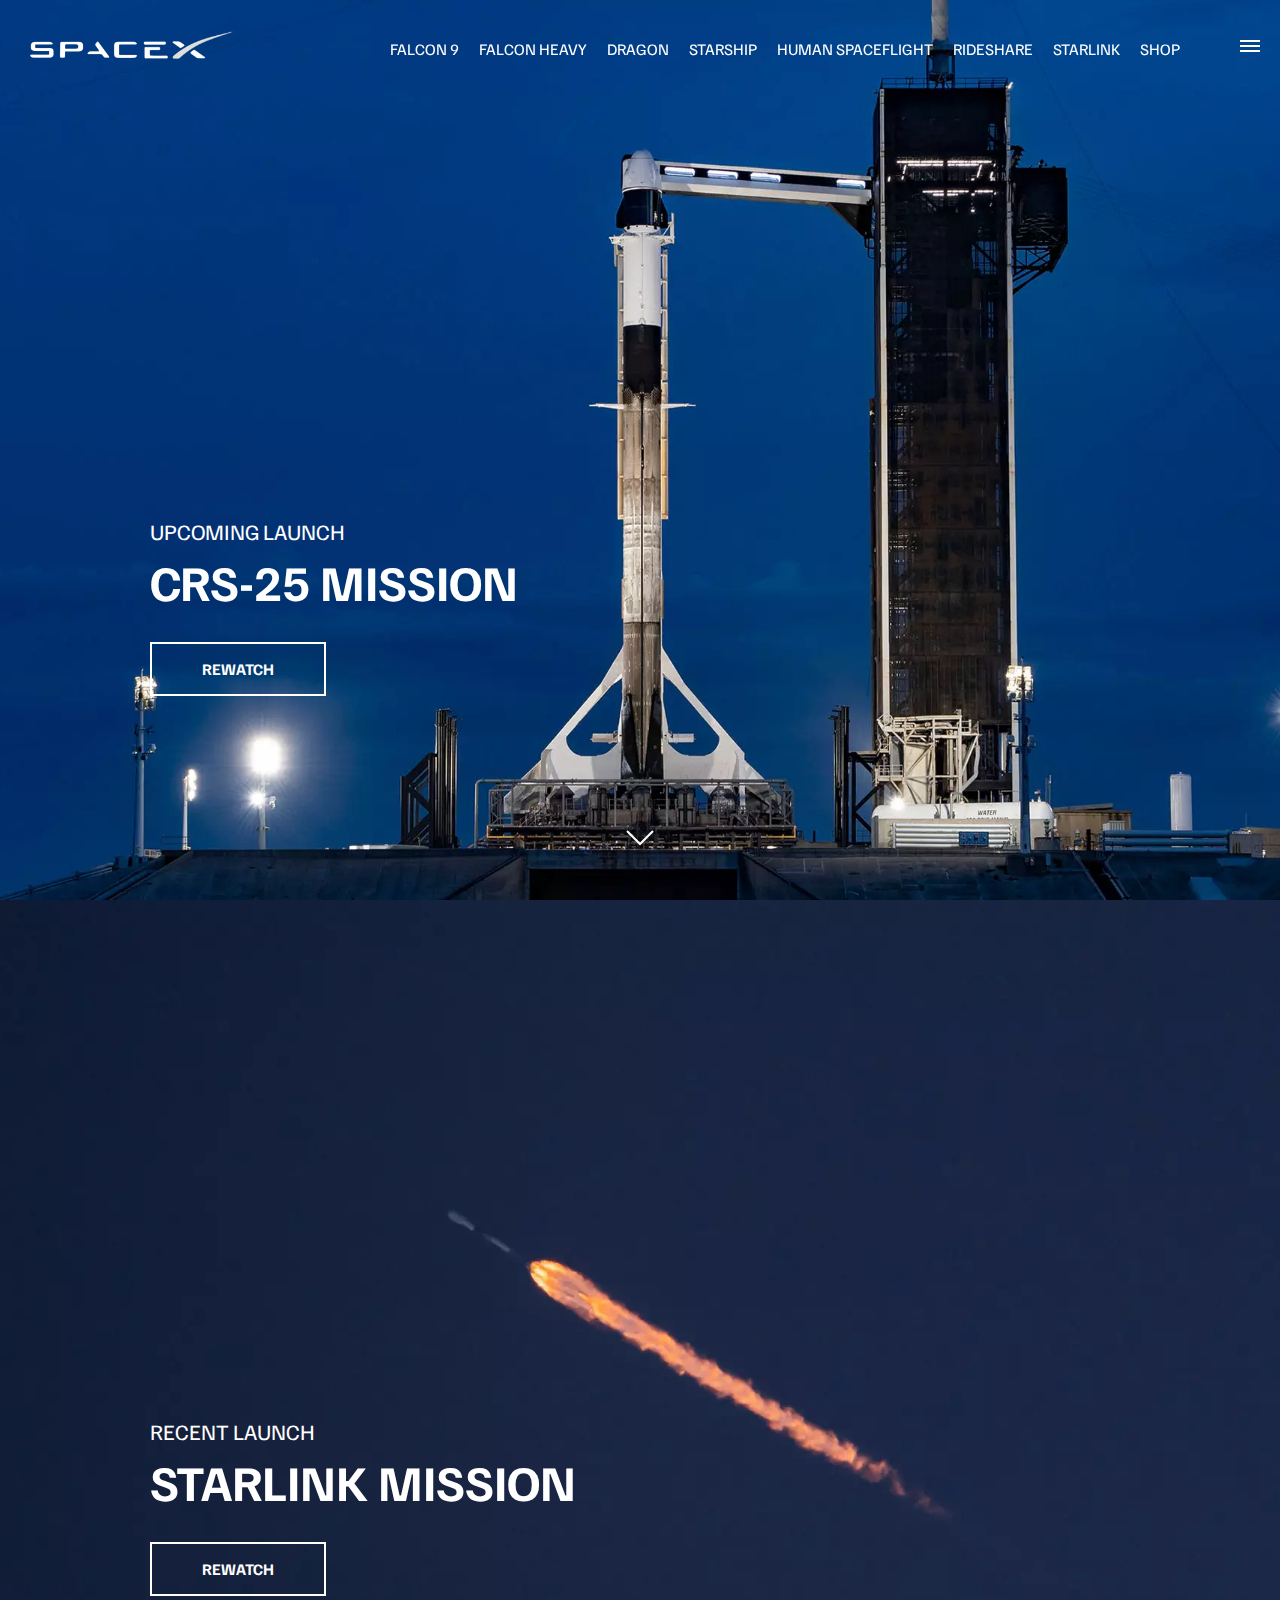
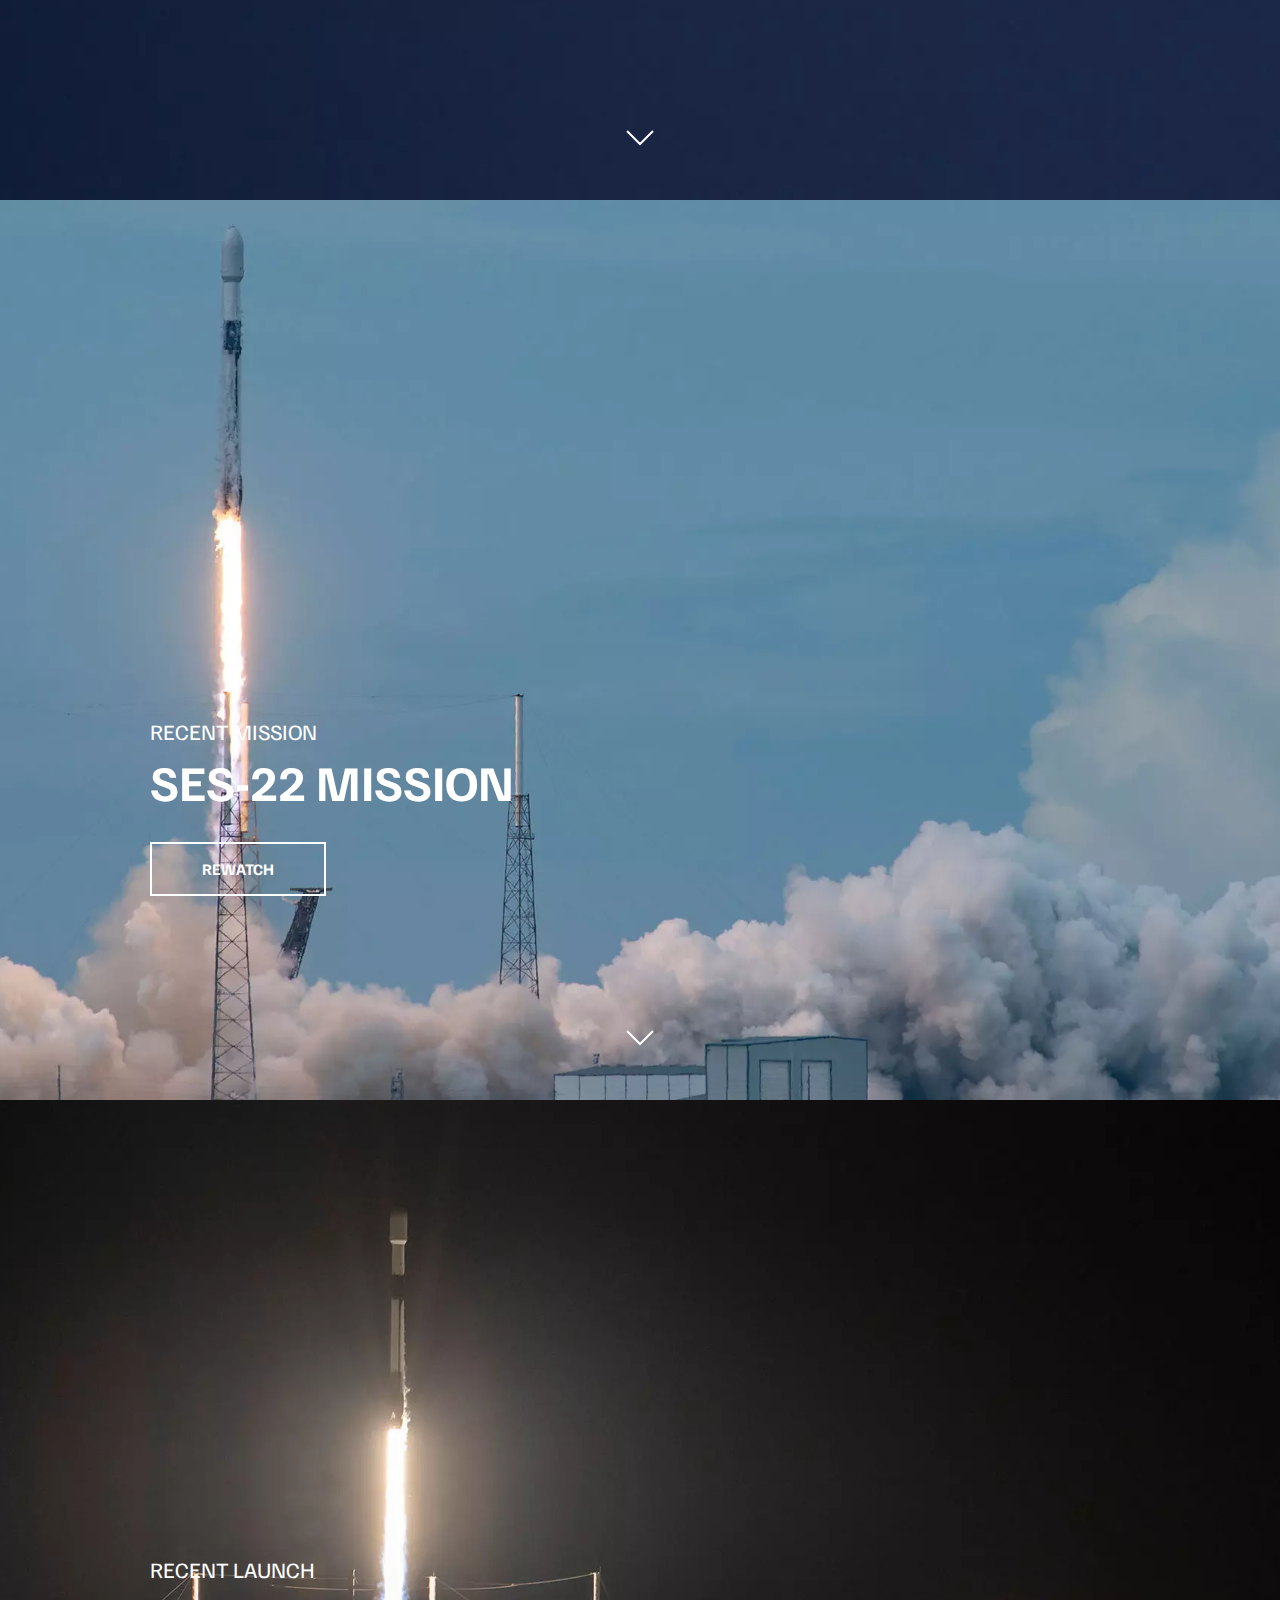
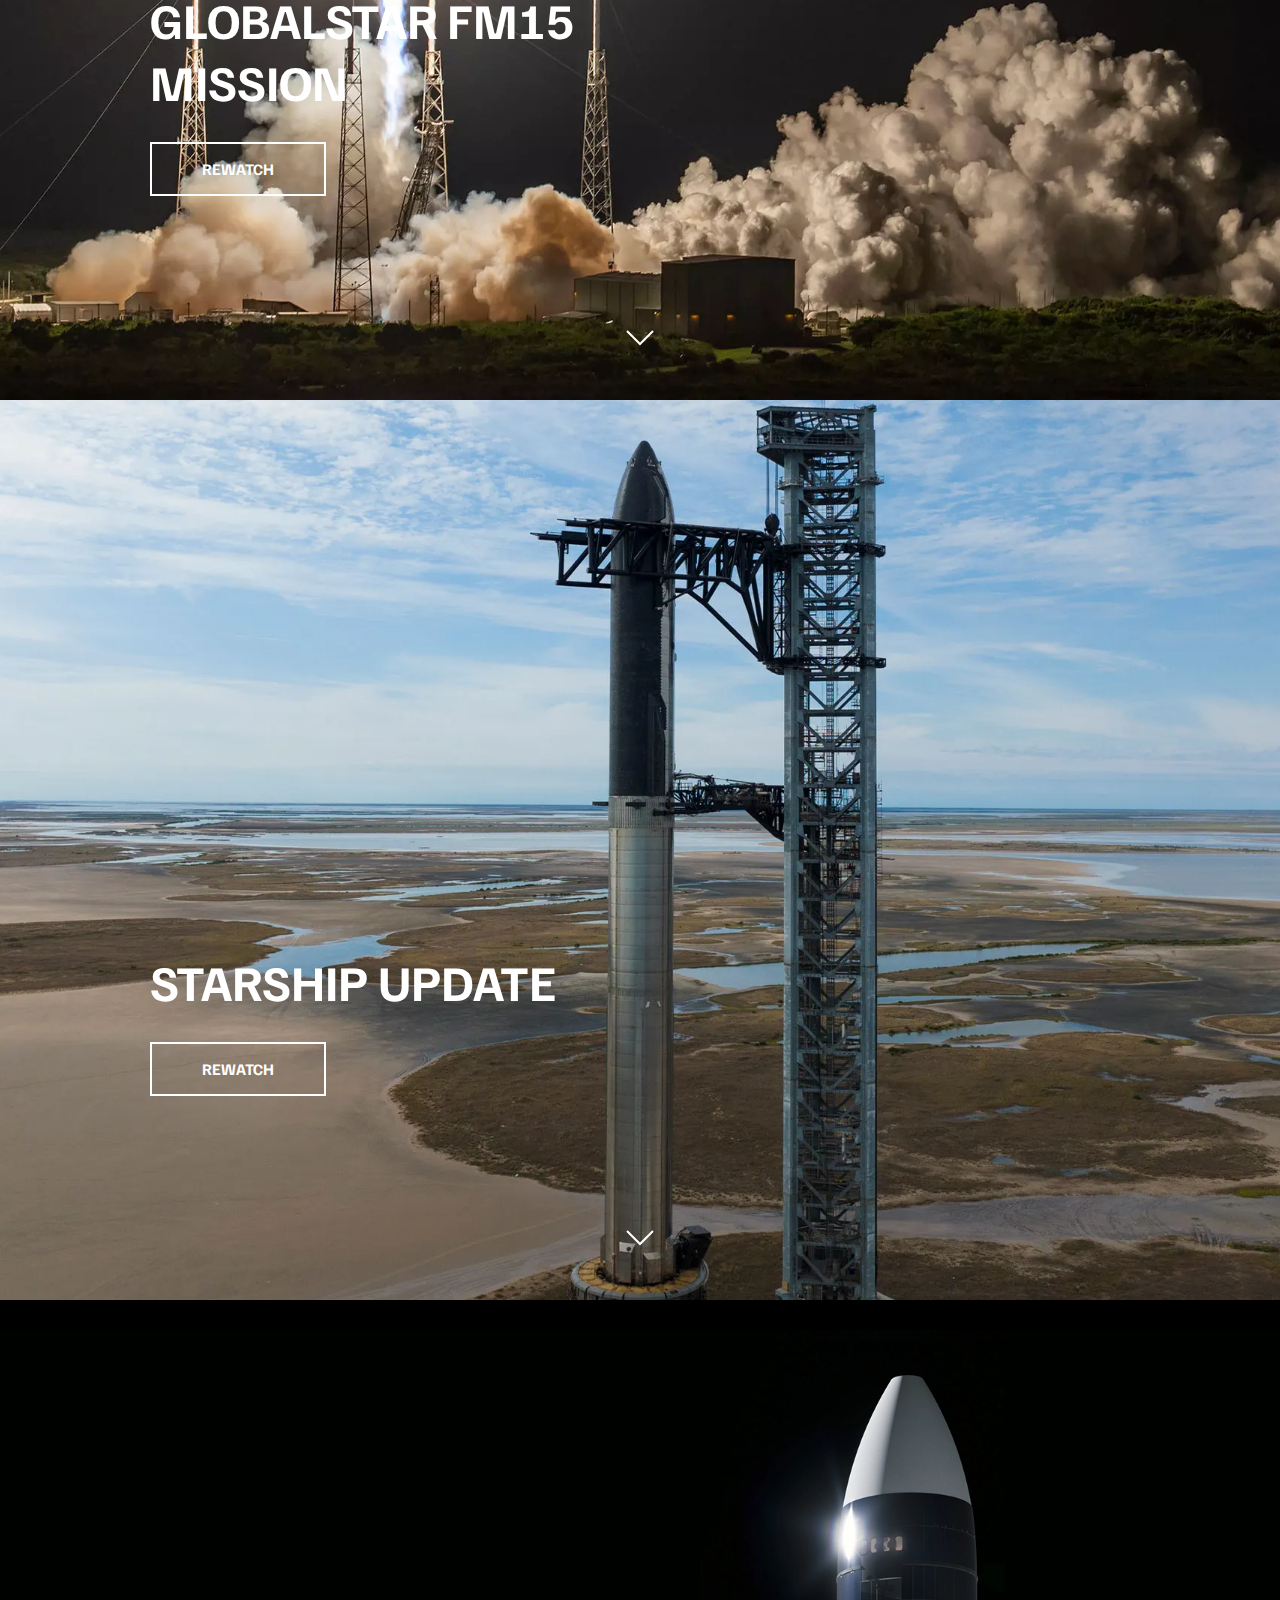
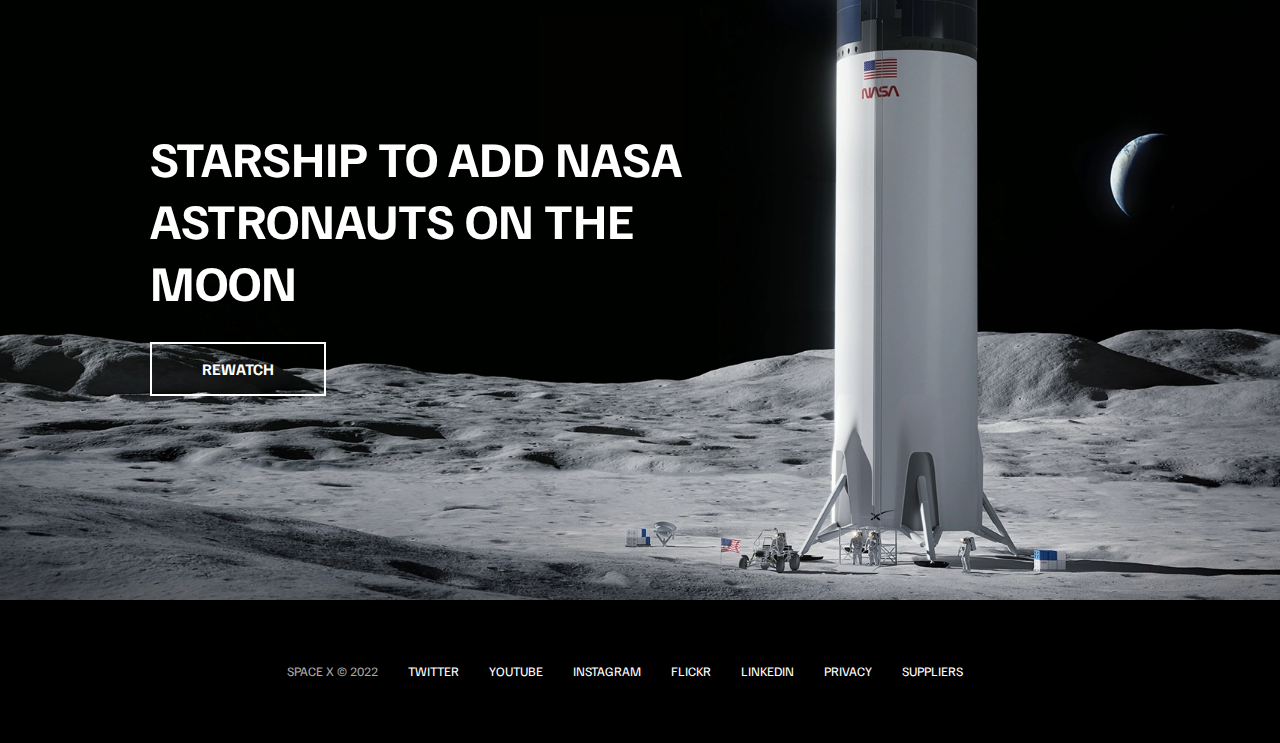
<file: index.html>
<!DOCTYPE html>
<html lang="en">
  <head>
    <meta charset="UTF-8" />
    <meta http-equiv="X-UA-Compatible" content="IE=edge" />
    <meta name="viewport" content="width=device-width, initial-scale=1.0" />
    <link rel="stylesheet" href="css/style.css" />
    <script src="js/script.js" defer></script>
    <title>SpaceX</title>
</head>
<body>
     <!-- If you can, use ids for JS and classes for CSS -->
    <div id="overlay"></div>
    <div id="mobile-menu" class="mobile-main-menu">
        <ul>
            <li><a href="#">Mission</a></li>
            <li><a href="#">Launches</a></li>
            <li><a href="#">Careers</a></li>
            <li><a href="#">Updates</a></li>
            <li><a href="#">Shop</a></li>
    
            <li class="mobile-only"><a href="falcon9.html">Falcon 9</a></li>
            <li class="mobile-only"><a href="falcon-heavy.html">Falcon Heavy</a></li>
            <li class="mobile-only"><a href="dragon.html">Dragon</a></li>
            <li class="mobile-only"><a href="#">Starship</a></li>
            <li class="mobile-only"><a href="#">Human Spaceflight</a></li>
            <li class="mobile-only"><a href="#">Rideshare</a></li>
            <li class="mobile-only"><a href="#">Starlink</a></li>
        </ul>
    </div>
    <header class="main-header">
        <div class="logo">
            <a href="index.html">
                <img src="img/logo.png" alt="SpaceX" />
            </a>
        </div>
        <nav class="desktop-main-menu">
            <ul>
                <li><a href="falcon9.html">Falcon 9</a></li>
                <li><a href="falcon-heavy.html">Falcon Heavy</a></li>
                <li><a href="dragon.html">Dragon</a></li>
                <li><a href="#">Starship</a></li>
                <li><a href="#">Human Spaceflight</a></li>
                <li><a href="#">Rideshare</a></li>
                <li><a href="#">Starlink</a></li>
                <li><a href="#">Shop</a></li>
            </ul>
        </nav>
    </header>

    <!-- Hamburger Menu -->
    <button id="menu-btn" class="hamburger" type="button">
        <span class="hamburger-top"></span>
        <span class="hamburger-middle"></span>
        <span class="hamburger-bottom"></span>
      </button>

    <!-- Section A -->
    <section class="section-a">
        <div class="section-inner">
          <h4>Upcoming Launch</h4>
          <h2>CRS-25 Mission</h2>
          <a href="#" class="btn">
            <div class="hover"></div>
            <span>Rewatch</span>
          </a>
        </div>

        <div class="scroll-arrow">
            <svg width="30px" height="20px">
                <path
                stroke="#ffffff"
                fill="none"
                stroke-width="2px"
                d="M2.00,5.00 L15.000, 18.000 L28.000, 5.00 "
                ></path>
            </svg>
        </div>
    </section>

    <!-- Section B -->
    <section class="section-b">
        <div class="section-inner">
          <h4>Recent Launch</h4>
          <h2>Starlink Mission</h2>
          <a href="#" class="btn">
            <div class="hover"></div>
            <span>Rewatch</span>
          </a>
        </div>

        <div class="scroll-arrow">
            <svg width="30px" height="20px">
                <path
                stroke="#ffffff"
                fill="none"
                stroke-width="2px"
                d="M2.00,5.00 L15.000, 18.000 L28.000, 5.00 "
                ></path>
            </svg>
        </div>
    </section>

    <!-- Section c -->
    <section class="section-c">
        <div class="section-inner">
          <h4>Recent Mission</h4>
          <h2>SES-22 Mission</h2>
          <a href="#" class="btn">
            <div class="hover"></div>
            <span>Rewatch</span>
          </a>
        </div>

        <div class="scroll-arrow">
            <svg width="30px" height="20px">
                <path
                stroke="#ffffff"
                fill="none"
                stroke-width="2px"
                d="M2.00,5.00 L15.000, 18.000 L28.000, 5.00 "
                ></path>
            </svg>
        </div>
    </section>

    <!-- Section d -->
    <section class="section-d">
        <div class="section-inner">
            <h4>Recent Launch</h4>
            <h2>Globalstar FM15 Mission</h2>
            <a href="#" class="btn">
            <div class="hover"></div>
            <span>Rewatch</span>
            </a>
        </div>

        <div class="scroll-arrow">
            <svg width="30px" height="20px">
                <path
                stroke="#ffffff"
                fill="none"
                stroke-width="2px"
                d="M2.00,5.00 L15.000, 18.000 L28.000, 5.00 "
                ></path>
            </svg>
        </div>
    </section>

    <!-- Section e -->
    <section class="section-e">
        <div class="section-inner">
            <h2>Starship Update</h2>
            <a href="#" class="btn">
            <div class="hover"></div>
            <span>Rewatch</span>
            </a>
        </div>

        <div class="scroll-arrow">
            <svg width="30px" height="20px">
                <path
                stroke="#ffffff"
                fill="none"
                stroke-width="2px"
                d="M2.00,5.00 L15.000, 18.000 L28.000, 5.00 "
                ></path>
            </svg>
        </div>
    </section>

    <!-- Section f -->
    <section class="section-f">
        <div class="section-inner">
            <h2>Starship to add nasa astronauts on the moon</h2>
            <a href="#" class="btn">
            <div class="hover"></div>
            <span>Rewatch</span>
            </a>
        </div>
    </section>

    <footer>
        <ul>
            <li>Space X &copy; 2022</li>
            <li><a href="#">Twitter</a></li>
            <li><a href="#">YouTube</a></li>
            <li><a href="#">Instagram</a></li>
            <li><a href="#">Flickr</a></li>
            <li><a href="#">LinkedIn</a></li>
            <li><a href="#">Privacy</a></li>
            <li><a href="#">Suppliers</a></li>
        </ul>
    </footer>
    
</body>
</html>
</file>
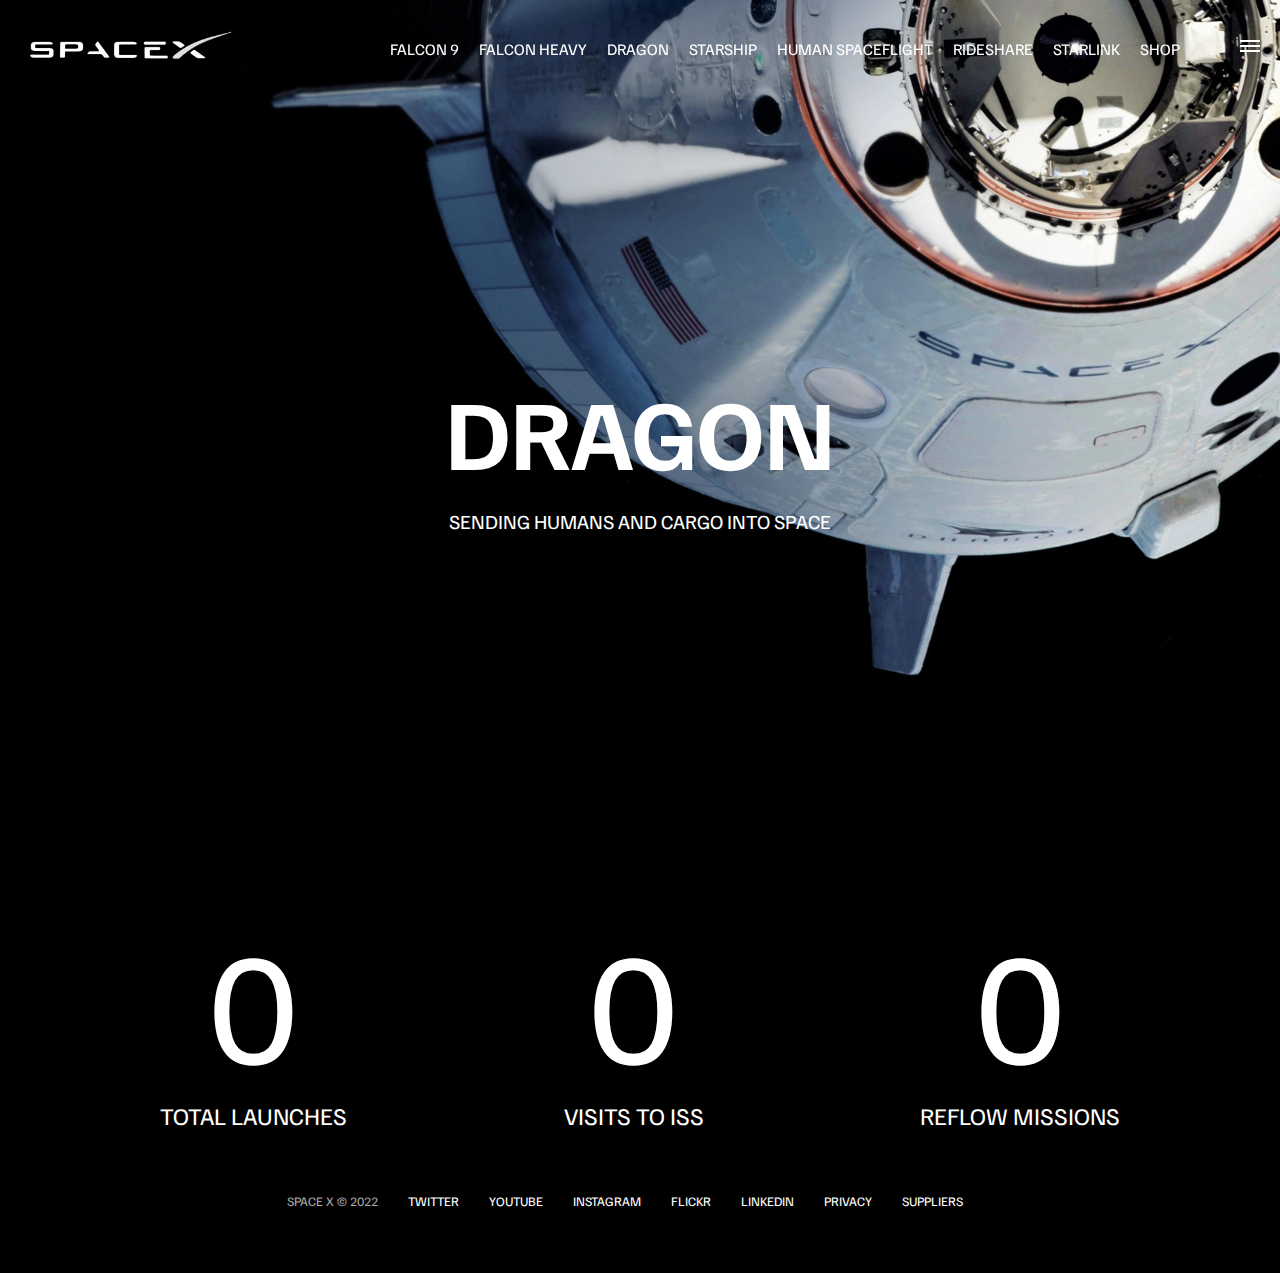
<file: dragon.html>
<!DOCTYPE html>
<html lang="en">
  <head>
    <meta charset="UTF-8" />
    <meta http-equiv="X-UA-Compatible" content="IE=edge" />
    <meta name="viewport" content="width=device-width, initial-scale=1.0" />
    <link rel="stylesheet" href="css/style.css" />
    <script src="js/script.js" defer></script>
    <title>Dragon</title>
</head>
<body>
     <!-- If you can, use ids for JS and classes for CSS -->
    <div id="overlay"></div>
    <div id="mobile-menu" class="mobile-main-menu">
        <ul>
            <li><a href="#">Mission</a></li>
            <li><a href="#">Launches</a></li>
            <li><a href="#">Careers</a></li>
            <li><a href="#">Updates</a></li>

            <li class="mobile-only"><a href="falcon9.html">Falcon 9</a></li>
            <li class="mobile-only"><a href="falcon-heavy.html">Falcon Heavy</a></li>
            <li class="mobile-only"><a href="dragon.html">Dragon</a></li>
            <li class="mobile-only"><a href="#">Starship</a></li>
            <li class="mobile-only"><a href="#">Human Spaceflight</a></li>
            <li class="mobile-only"><a href="#">Rideshare</a></li>
            <li class="mobile-only"><a href="#">Starlink</a></li>
            <li class="mobile-only"><a href="#">Shop</a></li>

        </ul>
    </div>
    <header class="main-header">
        <div class="logo">
            <a href="index.html">
                <img src="img/logo.png" alt="SpaceX" />
            </a>
        </div>
        <nav class="desktop-main-menu">
            <ul>
                <li><a href="falcon9.html">Falcon 9</a></li>
                <li><a href="falcon-heavy.html">Falcon Heavy</a></li>
                <li><a href="dragon.html">Dragon</a></li>
                <li><a href="#">Starship</a></li>
                <li><a href="#">Human Spaceflight</a></li>
                <li><a href="#">Rideshare</a></li>
                <li><a href="#">Starlink</a></li>
                <li><a href="#">Shop</a></li>
            </ul>
        </nav>
    </header>

    <!-- Hamburger Menu -->
    <button id="menu-btn" class="hamburger" type="button">
        <span class="hamburger-top"></span>
        <span class="hamburger-middle"></span>
        <span class="hamburger-bottom"></span>
      </button>

    <section class="section-animate bg-dragon">
    </section>
    <div class="section-inner-center">
        <h3>Dragon</h3>
        <p>Sending humans and cargo into space</p>
    </div>

    <div class="stats">
        <div>
            <span class="counter" data-target="34">0</span>
            <h4>Total Launches</h4>
        </div>
        <div>
            <span class="counter" data-target="31">0</span>
            <h4>Visits to ISS</h4>
        </div>
        <div>
            <span class="counter" data-target="13">0</span>
            <h4>Reflow Missions</h4>
        </div>
    </div>

    <footer>
        <ul>
            <li>Space X &copy; 2022</li>
            <li><a href="#">Twitter</a></li>
            <li><a href="#">YouTube</a></li>
            <li><a href="#">Instagram</a></li>
            <li><a href="#">Flickr</a></li>
            <li><a href="#">LinkedIn</a></li>
            <li><a href="#">Privacy</a></li>
            <li><a href="#">Suppliers</a></li>
        </ul>
    </footer>
    
</body>
</html>
</file>
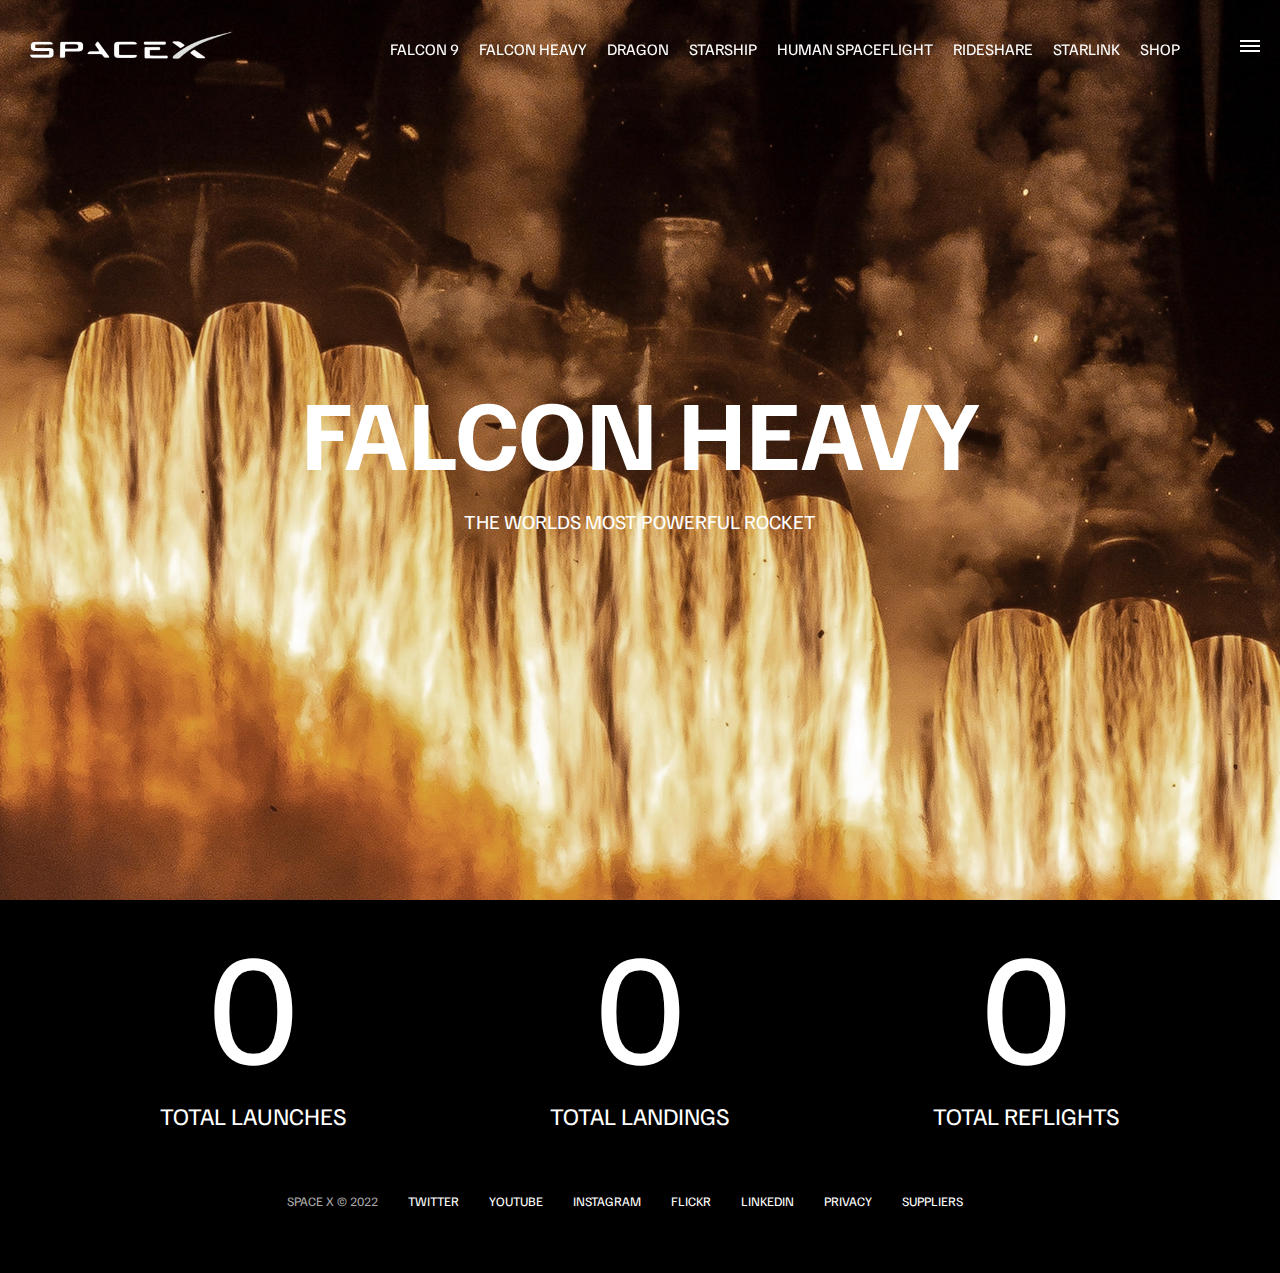
<file: falcon-heavy.html>
<!DOCTYPE html>
<html lang="en">
  <head>
    <meta charset="UTF-8" />
    <meta http-equiv="X-UA-Compatible" content="IE=edge" />
    <meta name="viewport" content="width=device-width, initial-scale=1.0" />
    <link rel="stylesheet" href="css/style.css" />
    <script src="js/script.js" defer></script>
    <title>Falcon Heavy</title>
</head>
<body>
     <!-- If you can, use ids for JS and classes for CSS -->
    <div id="overlay"></div>
    <div id="mobile-menu" class="mobile-main-menu">
        <ul>
            <li><a href="#">Mission</a></li>
            <li><a href="#">Launches</a></li>
            <li><a href="#">Careers</a></li>
            <li><a href="#">Updates</a></li>

            <li class="mobile-only"><a href="falcon9.html">Falcon 9</a></li>
            <li class="mobile-only"><a href="falcon-heavy.html">Falcon Heavy</a></li>
            <li class="mobile-only"><a href="dragon.html">Dragon</a></li>
            <li class="mobile-only"><a href="#">Starship</a></li>
            <li class="mobile-only"><a href="#">Human Spaceflight</a></li>
            <li class="mobile-only"><a href="#">Rideshare</a></li>
            <li class="mobile-only"><a href="#">Starlink</a></li>
            <li class="mobile-only"><a href="#">Shop</a></li>

        </ul>
    </div>
    <header class="main-header">
        <div class="logo">
            <a href="index.html">
                <img src="img/logo.png" alt="SpaceX" />
            </a>
        </div>
        <nav class="desktop-main-menu">
            <ul>
                <li><a href="falcon9.html">Falcon 9</a></li>
                <li><a href="falcon-heavy.html">Falcon Heavy</a></li>
                <li><a href="dragon.html">Dragon</a></li>
                <li><a href="#">Starship</a></li>
                <li><a href="#">Human Spaceflight</a></li>
                <li><a href="#">Rideshare</a></li>
                <li><a href="#">Starlink</a></li>
                <li><a href="#">Shop</a></li>
            </ul>
        </nav>
    </header>

    <!-- Hamburger Menu -->
    <button id="menu-btn" class="hamburger" type="button">
        <span class="hamburger-top"></span>
        <span class="hamburger-middle"></span>
        <span class="hamburger-bottom"></span>
      </button>

    <section class="section-animate bg-falcon-heavy">
    </section>
    <div class="section-inner-center">
        <h3>Falcon Heavy</h3>
        <p>The worlds most powerful rocket</p>
    </div>

    <div class="stats">
        <div>
            <span class="counter" data-target="3">0</span>
            <h4>Total Launches</h4>
        </div>
        <div>
            <span class="counter" data-target="7">0</span>
            <h4>Total Landings</h4>
        </div>
        <div>
            <span class="counter" data-target="4">0</span>
            <h4>Total Reflights</h4>
        </div>
    </div>

    <footer>
        <ul>
            <li>Space X &copy; 2022</li>
            <li><a href="#">Twitter</a></li>
            <li><a href="#">YouTube</a></li>
            <li><a href="#">Instagram</a></li>
            <li><a href="#">Flickr</a></li>
            <li><a href="#">LinkedIn</a></li>
            <li><a href="#">Privacy</a></li>
            <li><a href="#">Suppliers</a></li>
        </ul>
    </footer>
    
</body>
</html>
</file>
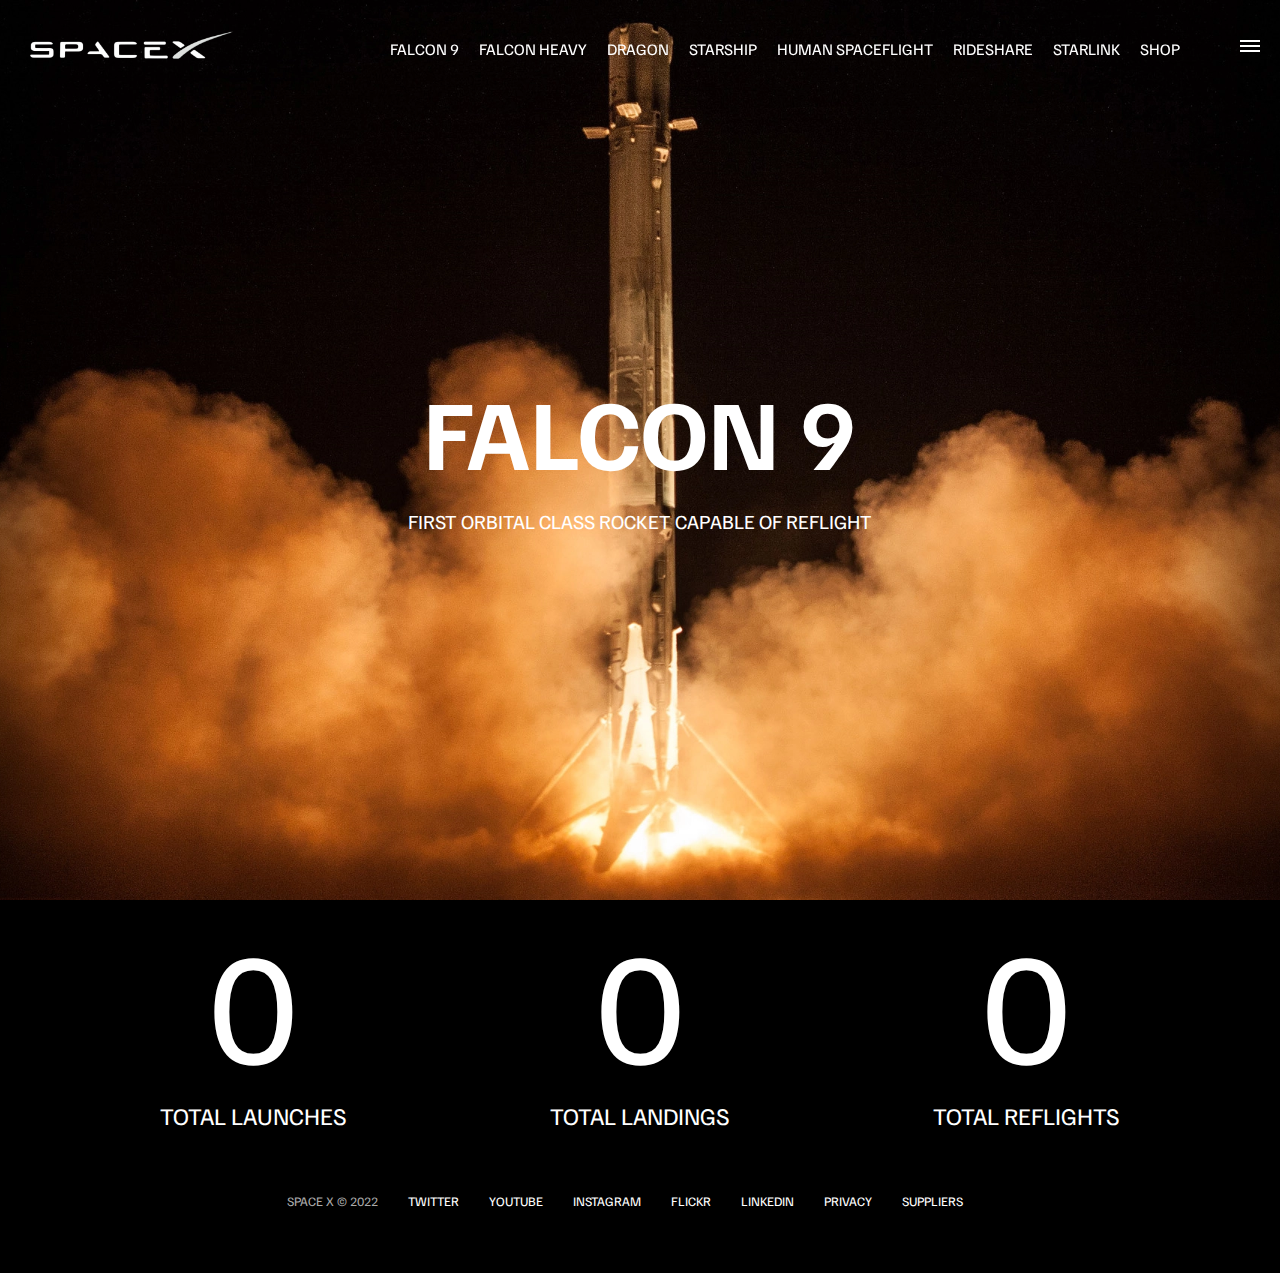
<file: falcon9.html>
<!DOCTYPE html>
<html lang="en">
  <head>
    <meta charset="UTF-8" />
    <meta http-equiv="X-UA-Compatible" content="IE=edge" />
    <meta name="viewport" content="width=device-width, initial-scale=1.0" />
    <link rel="stylesheet" href="css/style.css" />
    <script src="js/script.js" defer></script>
    <title>Falcon 9</title>
</head>
<body>
     <!-- If you can, use ids for JS and classes for CSS -->
    <div id="overlay"></div>
    <div id="mobile-menu" class="mobile-main-menu">
        <ul>
            <li><a href="#">Mission</a></li>
            <li><a href="#">Launches</a></li>
            <li><a href="#">Careers</a></li>
            <li><a href="#">Updates</a></li>

            <li class="mobile-only"><a href="falcon9.html">Falcon 9</a></li>
            <li class="mobile-only"><a href="falcon-heavy.html">Falcon Heavy</a></li>
            <li class="mobile-only"><a href="dragon.html">Dragon</a></li>
            <li class="mobile-only"><a href="#">Starship</a></li>
            <li class="mobile-only"><a href="#">Human Spaceflight</a></li>
            <li class="mobile-only"><a href="#">Rideshare</a></li>
            <li class="mobile-only"><a href="#">Starlink</a></li>
            <li class="mobile-only"><a href="#">Shop</a></li>

        </ul>
    </div>
    <header class="main-header">
        <div class="logo">
            <a href="index.html">
                <img src="img/logo.png" alt="SpaceX" />
            </a>
        </div>
        <nav class="desktop-main-menu">
            <ul>
                <li><a href="falcon9.html">Falcon 9</a></li>
                <li><a href="falcon-heavy.html">Falcon Heavy</a></li>
                <li><a href="dragon.html">Dragon</a></li>
                <li><a href="#">Starship</a></li>
                <li><a href="#">Human Spaceflight</a></li>
                <li><a href="#">Rideshare</a></li>
                <li><a href="#">Starlink</a></li>
                <li><a href="#">Shop</a></li>
            </ul>
        </nav>
    </header>

    <!-- Hamburger Menu -->
    <button id="menu-btn" class="hamburger" type="button">
        <span class="hamburger-top"></span>
        <span class="hamburger-middle"></span>
        <span class="hamburger-bottom"></span>
      </button>

    <section class="section-animate bg-falcon-9">
    </section>
    <div class="section-inner-center">
        <h3>Falcon 9</h3>
        <p>First orbital class rocket capable of reflight</p>
    </div>

    <div class="stats">
        <div>
            <span class="counter" data-target="3">0</span>
            <h4>Total Launches</h4>
        </div>
        <div>
            <span class="counter" data-target="7">0</span>
            <h4>Total Landings</h4>
        </div>
        <div>
            <span class="counter" data-target="4">0</span>
            <h4>Total Reflights</h4>
        </div>
    </div>

    <footer>
        <ul>
            <li>Space X &copy; 2022</li>
            <li><a href="#">Twitter</a></li>
            <li><a href="#">YouTube</a></li>
            <li><a href="#">Instagram</a></li>
            <li><a href="#">Flickr</a></li>
            <li><a href="#">LinkedIn</a></li>
            <li><a href="#">Privacy</a></li>
            <li><a href="#">Suppliers</a></li>
        </ul>
    </footer>
    
</body>
</html>
</file>
<file: css/style.css>
@import url('https://fonts.googleapis.com/css2?family=Familjen+Grotesk:wght@400;600;700&display=swap');

*, *::before, *::after {
    margin: 0;
    padding: 0;
    box-sizing: border-box;
}

body {
    font-family: 'Familjen Grotesk', sans-serif;
    background: #000;
    color: #fff;
}

a {
    text-decoration: none;
    color: #fff;
}

ul {
    list-style: none;
}

/* Header/navbar */

.main-header {
    position: fixed;
    top: 0;
    left: 0;
    width: 100%;
    z-index: 3;
    display: flex;
    justify-content: space-between;
    align-items: center;
    text-transform: uppercase;
    height: 100px;
    padding: 0 30px;
}

/* logo */

.logo {
    width: 210px;
    height: auto;
}

.logo img {
    display: block;
    width: 100%;
    height: auto;
}

/* desktop menu */

.desktop-main-menu {
    margin-right: 50px;
    
}

.desktop-main-menu ul {
    display: flex;
}

.desktop-main-menu ul li {
    position: relative;
    margin-right: 20px;
    padding-bottom: 2px;
}

/* menu item bottom border */

.desktop-main-menu ul li a::after {
    content: '';
    position: absolute;
    bottom: 0;
    left: 0;
    width: 100%;
    height: 1px;
    background: #fff;
    transform: scaleX(0);
    transition: transform 0.6s cubic-bezier(0.19,1,0.22,1);
    transform-origin: right center;
}

.desktop-main-menu ul li a:hover::after {
    transform: scaleX(1);
    transform-origin: left center;
    transition-duration: 0.4s;
}
/* gets applied to all parts with a section tag */
section {
    position: relative;
    height: 100vh;
    background-position: center center;
    background-repeat: no-repeat;
    background-size: cover;
    text-transform: uppercase;
}


.section-inner {
    position: absolute;
    bottom: 200px;
    left: 150px;
    max-width: 560px;
}

.section-inner h4 {
    font-size: 22px;
    margin-bottom: 5px;
    font-weight: 300;
    animation: fadeInUp 0.5s ease-in-out;
}

.section-inner h2 {
    font-size: 50px;
    font-weight: 700;
    margin-bottom: 20px;
    animation: fadeInUp 0.5s ease-in-out 0.2s;
    animation-fill-mode: both; /*stop from showing at the start */
}



/* background images */
.section-a {
    background-image: url('../img/section-a.webp');
}

.section-b {
    background-image: url('../img/section-b.webp');
}

.section-c {
    background-image: url('../img/section-c.webp');
}

.section-d {
    background-image: url('../img/section-d.webp');
}

.section-e {
    background-image: url('../img/section-e.webp');
}

.section-f {
    background-image: url('../img/section-f.webp');
}

.section-inner a {
    animation: fadeInUp 0.5s ease-in-out 0.4s;
    animation-fill-mode: both; /*stop from showing at the start */
}

.btn {
  position: relative;
  display: inline-block;
  cursor: pointer;
  text-align: center;
  min-width: 130px;
  padding: 15px 50px;
  margin-top: 10px;
  border: 2px solid #fff;
  text-transform: uppercase;
  font-weight: bold;
  overflow: hidden;
  z-index: 2;
}

.btn:hover span {
  color: #000;
}

.btn .hover {
  position: absolute;
  top: 0;
  left: 0;
  width: 100%;
  height: 100%;
  background-color: #fff;
  color: #000;
  z-index: -1;
  transform: translateY(100%);
  transition: transform 0.6s cubic-bezier(0.19, 1, 0.22, 1);
}

.btn:hover .hover {
  transform: translateY(0);
}

.scroll-arrow {
    position: absolute;
    bottom: 50px;
    left: 50%;
    transform: translateX(-50%);
    animation: fadeBounce 5s infinite;
}

/* footwe */

footer {
    position: relative;
    padding: 55px 0;

}

footer ul {
    display: flex;
    justify-content: center;
    align-items: center;
    flex-wrap: wrap;
}

footer ul li {
    margin-right: 30px;
    color: #aaa;
    text-transform: uppercase;
    font-size: 13px;
    line-height: 2.5;
}

footer ul li a {
    color: #fff;
    transition: color 0.6s
}

footer ul li a:hover {
    color: #aaa;
}

/* hamburger menu */

.hamburger {
    position: fixed;
    top: 40px;
    right: 20px;
    z-index: 10;
    cursor: pointer;
    width: 20px;
    height: 20px;
    background: none;
    border: none;
}

.hamburger-top,
.hamburger-middle,
.hamburger-bottom {
    position: absolute;
    width: 20px;
    height: 2px;
    top: 0;
    left: 0;
    background: #fff;
    transition: all 0.5s;
}

.hamburger-middle {
    transform: translateY(5px);
}

.hamburger-bottom {
    transform: translateY(10px);
}

/* transition hamburger to x when open */

.open {
    transform: rotate(90deg);
}

.open .hamburger-top {
    transform: rotate(45deg) translateY(6px) translateX(6px);
}

.open .hamburger-middle {
    display: none;
}

.open .hamburger-bottom {
    transform: rotate(-45deg) translateY(6px) translateX(-6px);
}

/* overlay*/
.overlay-show {
    position: fixed;
    top: 0;
    left: 0;
    width: 100%;
    height: 100%;
    background-color: rgba(0,0,0,0.5);
    z-index: 3;
}

/* stop body scroll */
.stop-dash-scrolling {
    overflow: hidden;
}

/* hide mobile main menu items*/
.mobile-only {
    display: none;
}

/* Mobile menu */

.mobile-main-menu {
    position: fixed;
    top: 0;
    right: 0;
    width: 350px;
    height: 100%;
    z-index: 4;
    background: #000;
    display: flex;
    align-items: center;
    justify-content: center;
    transform: translateX(100%);
    transition: transform 0.6s cubic-bezier(0.19, 1, 0.22, 1);
}

/* bring menu from right */

.show-menu {
    transform: translateX(0);
}

.mobile-main-menu ul {
    display: flex;
    flex-direction: column;
    align-items: flex-end;
    justify-content: center;
    padding: 50px;
    width: 100%;
}

.mobile-main-menu ul li {
    margin-bottom: 20px;
    font-size: 18px;
    text-transform: uppercase;
    border-bottom: 1px #555 dotted;
    width: 100%;
    text-align: right;
    padding-bottom: 8px;
}

.mobile-main-menu ul li a {
    color: #fff;
    transition: color 0.6s;
}

.mobile-main-menu ul li a:hover {
    color: #aaa;
}

/* Inner pages */

.bg-falcon-9 {
    background-image: url('../img/falcon-9.webp');
}

.bg-falcon-heavy {
    background-image: url('../img/falcon-heavy.webp');
}

.bg-dragon {
    background-image: url('../img/dragon.webp');
}

.section-animate {
    animation: fadeIn 2s ease-in-out;
}

.section-inner-center {
    position: absolute;
    /* These params for top, left and transform ensure the text is centered */
    top: 50%;
    left: 50%;
    transform: translate(-50%, -50%);
    text-transform: uppercase;
    text-align: center;
    width: 80%;
}

.section-inner-center h3 {
    font-size: 100px;
    margin-bottom: 15px;
    animation: fadeInUp 0.5s ease-in-out;
}

.section-inner-center p {
    font-size: 20px;
    animation: fadeInUp 0.5s ease-in-out 0.2s;
    /* Ensures that the text doesnt appear before the annimation */
    animation-fill-mode: both;
}

/* Stats */

.stats {
    max-width: 960px;
    margin: 0 auto;
    display: flex;
    align-items: center;
    justify-content: space-between;
    text-align: center;
    text-transform: uppercase;
}

.stats div span {
    font-size: 160px;
}

.stats div h4 {
    font-size: 24px;
    font-weight: 300;
}

/* animations */

@keyframes fadeInUp {
    0% {
        opacity: 0;
        transform: translateY(140px);
    }
    100% {
        opacity: 100;
        transform: translateY(0px);
    }
}

@keyframes fadeIn{
    0% {
        opacity: 0;
    }
    100% {
        opacity: 1;
    }
}

@keyframes fadeBounce {
    0%,
    20%,
    50%,
    80%,
    100% {
        opacity: 0%;
        transform: translateY(-20px);
    }

    40% {
        transform: translateY(0);
        opacity: 1;
    }
}

/* media querues (for mobile users) */

@media(max-width: 960px) {
    /* hide desktop menu */
    .desktop-main-menu {
        display: none;
    }

    /* show mobile main menu items*/
    .mobile-only {
        display: block;
    }

    .section-inner-center h3 {
        font-size: 75px;
    }
}

@media(max-width: 600px) {
    .section-inner {
        bottom: 75px;
        left: 20px;
    }

    .section-inner h2 {
        font-size: 40px;
    }

    footer ul li:first-child {
        position: absolute;
        top: 30px;
        left: 50%;
        transform: translate(-50%, -50%);
    }

    footer ul li {
        margin-right: 15px;
    }

    .logo {
        width: 150px;
        margin: auto;
    }
    .section-inner-center h3 {
        font-size: 50px;
    }

    /* Stats */
    .stats {
        flex-direction: column;
    }

    .stats div {
        margin-bottom: 20px;
    }
}
</file>
